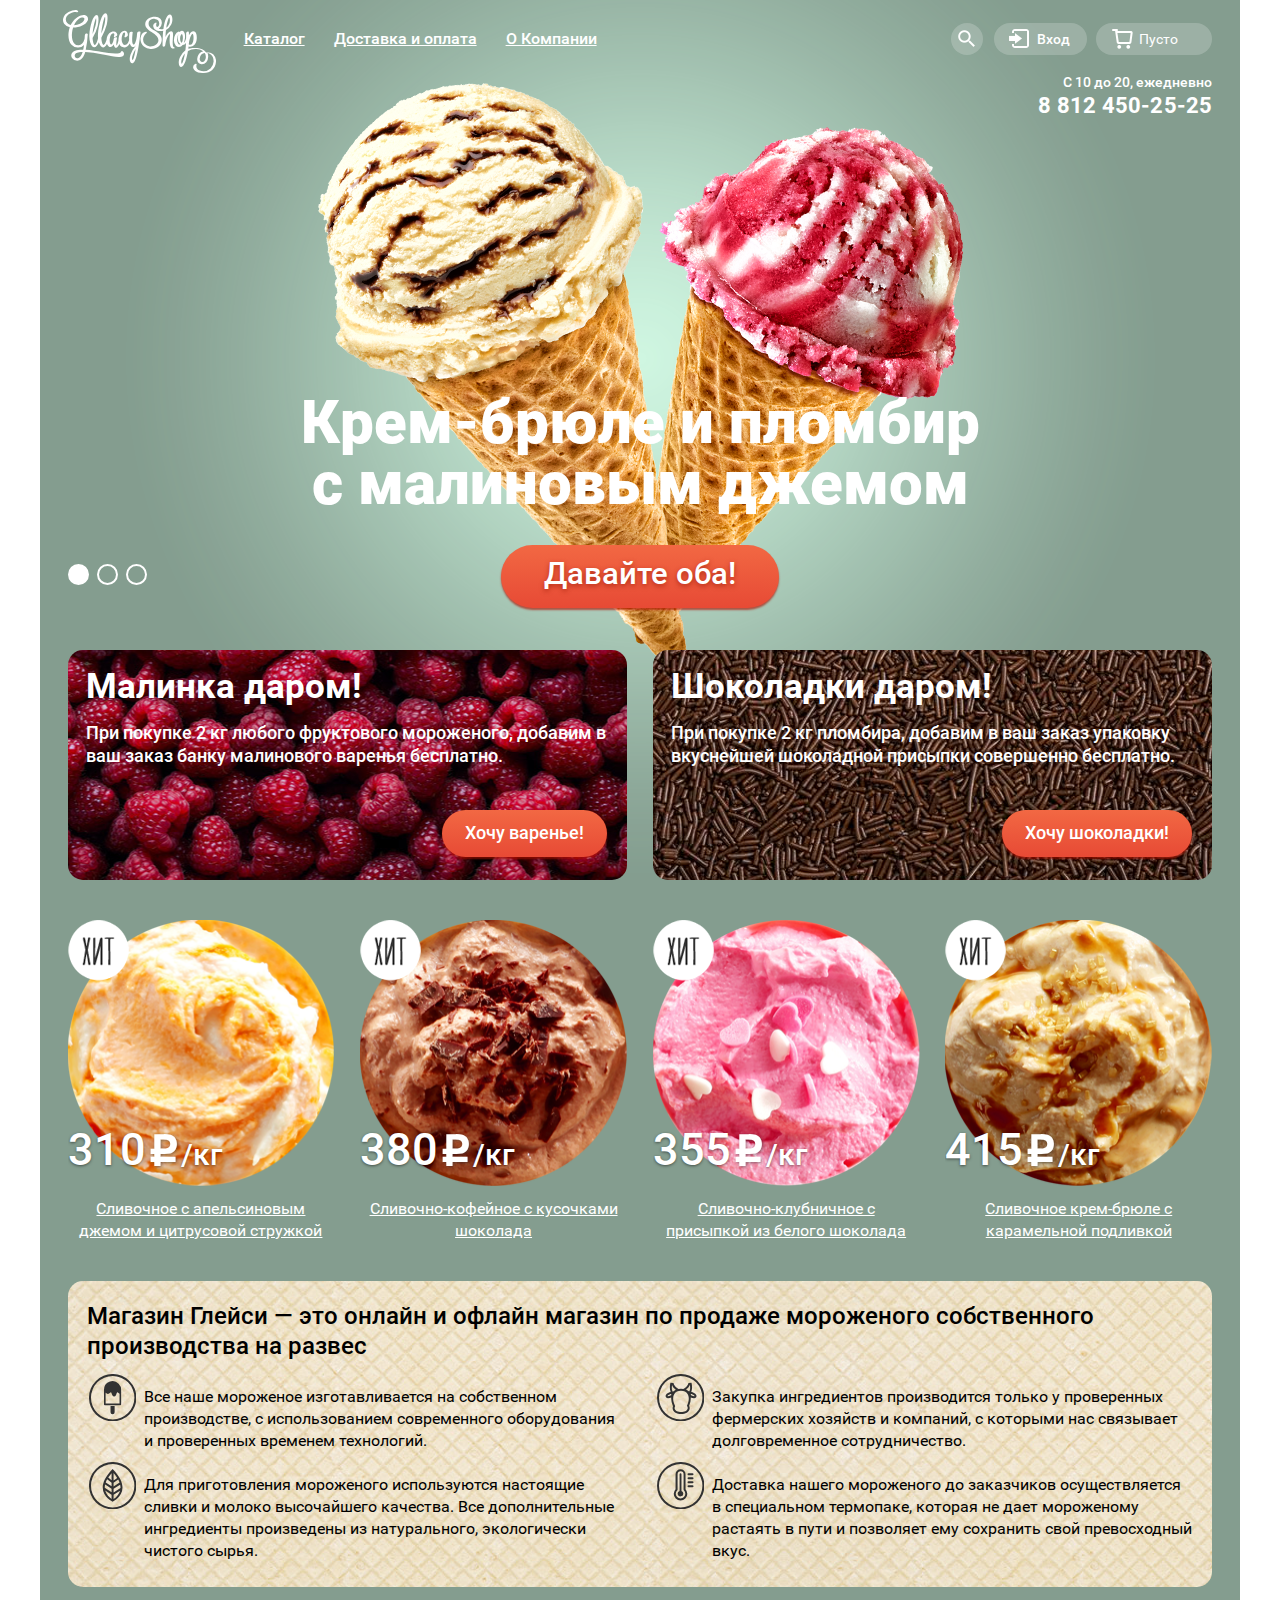
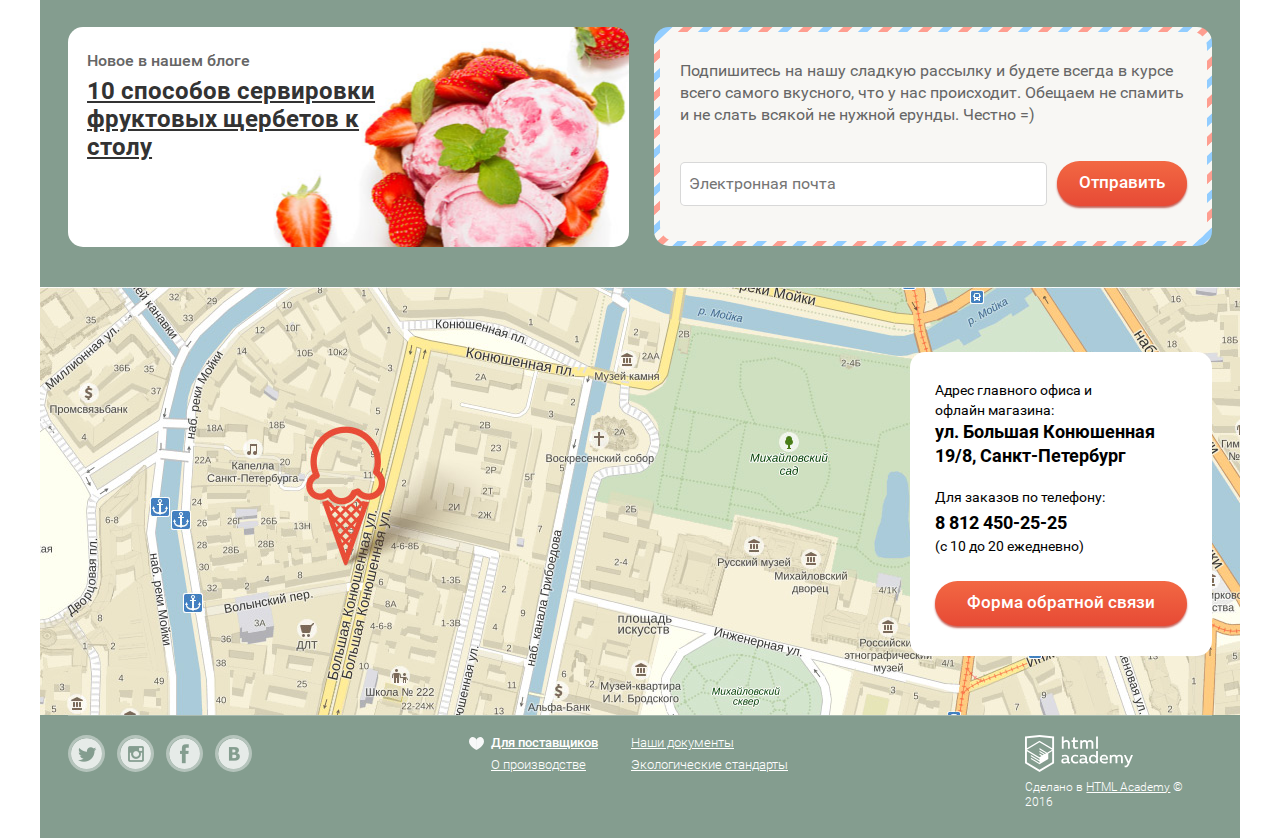
<file: index.html>
<!DOCTYPE html>
<html>
<head>
	<title>Gllacy - главная</title>
	<meta charset="utf-8">
	<link rel="stylesheet" href="css/normalize.css">
	<link rel="stylesheet" href="css/style.css">
</head>
<body>
	<input type="radio" id="btn-1" name="toggle" checked>
	<input type="radio" id="btn-2" name="toggle">
	<input type="radio" id="btn-3" name="toggle">

	<div class="site-wrapper">
		<header>
			<div class="header-layout-column-left">
				<div class="header-logo">
					<img src="img/header_logo.svg" width="153" height="63" alt="logo">
				</div>

				<ul class="header-menu">
					<li><a href="catalog.html">Каталог</a>
						<div class="header-sub-menu-wrapper">
							<ul class="header-sub-menu">
								<li><a class="header-sub-menu-new" href="#">Новинки</a></li>
								<li><a href="#">Сливочное</a></li>
								<li><a href="#">Щербеты</a></li>
								<li><a href="#">Фруктовый лед</a></li>
								<li><a href="#">Мелорин</a></li>
							</ul>
						</div>
					</li>

					<li><a href="#price">Доставка и оплата</a></li>
					<li><a href="#info">О Компании</a></li>
				</ul>
			</div>

			<div class="header-layout-column-right">
				<div class="header-search">
					<a class="header-search-link" href="#search">Поиск</a>

					<div class="search-field-wrapper">
						<div class="search-field">
							<form action="https://echo.htmlacademy.ru" method="get">
								<input type="text" name="search" placeholder="Что ищем?" required>
							</form>
						</div>
					</div>
				</div>

				<div class="header-login">
					<a class="header-login-link" href="#login">Вход</a>

					<div class="login-field-wrapper">
						<div class="login-field">
							<form action="https://echo.htmlacademy.ru" method="post">
								<input type="email" name="email" placeholder="Электронная почта" required>

								<input type="password" name="pass" placeholder="Пароль" required>

								<input type="submit" value="Войти" name="submit_button">

								<a href="#">Забыли пароль?</a>

								<a href="#">Новая регистрация</a>
							</form>
						</div>
					</div>
				</div>

				<div class="header-cart">
					<a class="header-cart-link" href="#cart">Пусто</a>

					<div class="cart-field-wrapper">
						<div class="cart-field">
							<table class="cart-table">
								<tr>
									<td><a class="item-delete" title="Удалить"></a></td>
									<td><img src="img/orange.png" width="33" height="33" alt="orange"></td>
									<td>Пломбир с апельсиновым джемом</td>
									<td>1,5 кг<span> x 200 руб.</span></td>
									<td>300 руб.</td>
								</tr>

								<tr>
									<td><a class="item-delete" title="Удалить"></a></td>
									<td><img src="img/strawberry.png" width="33" height="33" alt="strawberry"></td>
									<td>Клубничный пломбир с присыпкой из белого шоколада</td>
									<td>1,5 кг<span> x 300 руб.</span></td>
									<td>450 руб.</td>
								</tr>
							</table>

							<div class="cart-field-price-wrapper">
								<p class="cart-field-price">Итого: 750 руб.</p>
							</div>

							<a class="cart-field-button button" href="#make_order">Оформить заказ</a>
						</div>
					</div>
				</div>
			</div>
		</header>

		<main>
			<div class="info">
				<div class="schedule">С 10 до 20, ежедневно</div>

				<a class="tel" href="tel:+78124502525">8 812 450-25-25</a>
			</div>

			<div class="slider">
				<div class="slider-controls">
					<label for="btn-1"></label>
					<label for="btn-2"></label>
					<label for="btn-3"></label>
				</div>

				<div class="slide" id="slide-1">
					<div class="slider-title">Крем-брюле и пломбир с малиновым джемом</div>
					<a class="slider-button button" href="#1">Давайте оба!</a>
				</div>

				<div class="slide" id="slide-2">
					<div class="slider-title">Шоколадный пломбир и лимонный сорбет</div>
					<a class="slider-button button" href="#1">Давайте оба!</a>
				</div>

				<div class="slide" id="slide-3">
					<div class="slider-title">Пломбир с помадкой и клубничный щербет</div>
					<a class="slider-button button" href="#1">Давайте оба!</a>
				</div>
			</div>

			<div class="banner-wrapper">
				<div class="banner-left">
					<b>Малинка даром!</b>

					<p>При покупке 2 кг любого фруктового мороженого, добавим в ваш заказ банку малинового варенья бесплатно.</p>

					<a class="banner-button button" href="#1">Хочу варенье!</a>
				</div>

				<div class="banner-right">
					<b>Шоколадки даром!</b>

					<p>При покупке 2 кг пломбира, добавим в ваш заказ упаковку вкуснейшей шоколадной присыпки совершенно бесплатно.</p>

					<a class="banner-button button" href="#1">Хочу шоколадки!</a>
				</div>
			</div>

			<ul class="products">
				<li>
					<div class="products-image products-hit">
						<img class="products-photo" src="img/orange.png" width="267" height="267" alt="orange">

						<p class="products-price">
							<span>310<img src="img/rub_icon.svg" width="32" height="37" alt="rub"></span>/кг
						</p>
					</div>

					<a class="products-title" href="#1">Сливочное с апельсиновым джемом и цитрусовой стружкой</a>
				</li>

				<li>
					<div class="products-image products-hit">
						<img class="products-photo" src="img/coffee.png" width="267" height="267" alt="coffee">

						<p class="products-price"><span>380<img src="img/rub_icon.svg" width="32" height="37" alt="rub"></span>/кг</p>
					</div>

					<a class="products-title" href="#1">Сливочно-кофейное с кусочками шоколада</a>
				</li>

				<li>
					<div class="products-image products-hit">
						<img class="products-photo" src="img/strawberry.png" width="267" height="267" alt="strawberry">

						<p class="products-price"><span>355<img src="img/rub_icon.svg" width="32" height="37" alt="rub"></span>/кг</p>
					</div>

					<a class="products-title" href="#1">Сливочно-клубничное с присыпкой из белого шоколада</a>
				</li>

				<li>
					<div class="products-image products-hit">
						<img class="products-photo" src="img/caramel.png" width="267" height="267" alt="caramel">

						<p class="products-price"><span>415<img src="img/rub_icon.svg" width="32" height="37" alt="rub"></span>/кг</p>
					</div>

					<a class="products-title" href="#1">Сливочное крем-брюле с карамельной подливкой</a>
				</li>
			</ul>

			<div class="seo">
				<h1>Магазин Глейси — это онлайн и офлайн магазин по продаже мороженого собственного производства на развес</h1>

				<div class="seo-top">
					<p class="seo-paragraph">Все наше мороженое изготавливается на собственном производстве, с использованием современного оборудования и проверенных временем технологий.</p>

					<p class="seo-paragraph">Закупка ингредиентов  производится только у проверенных фермерских хозяйств и компаний, с которыми нас связывает долговременное сотрудничество.</p>	          
				</div>

				<div class="seo-bottom">
					<p class="seo-paragraph">Для приготовления мороженого используются настоящие сливки и молоко высочайшего качества. Все дополнительные ингредиенты произведены из натурального, экологически чистого сырья.</p>

					<p class="seo-paragraph">Доставка нашего мороженого до заказчиков осуществляется в специальном термопаке, которая не дает мороженому растаять в пути и позволяет ему сохранить свой превосходный вкус.</p>
				</div>
			</div>

			<div class="subscribe-and-news-wrapper">
				<div class="blog-news">
					<p>Новое в нашем блоге</p>

					<a href="#blog_news">10 способов сервировки фруктовых щербетов к столу</a>
				</div>

				<div class="subscribe-wrapper">
					<div class="subscribe">
						<p>Подпишитесь на нашу сладкую рассылку и будете всегда в курсе всего самого вкусного, что у нас происходит. Обещаем не спамить и не слать всякой не нужной ерунды. Честно =)</p>

						<div class="subscribe-form">
							<form action="" method="post">
								<input type="email" id="email" placeholder="Электронная почта"  required>
								<input type="submit" value="Отправить" name="subscribe">
							</form>
						</div>
					</div>
				</div>
			</div>

		</main>

		<div class="contacts">
			<div class="contacts-map" id="ya-map"></div>

			<div class="contacts-info">
				<p>Адрес главного офиса и<br> офлайн магазина:</p>

				<p><b>ул. Большая Конюшенная 19/8, Санкт-Петербург</b></p>

				<p>Для заказов по телефону:</p>

				<a class="contacts-tel" href="tel:+78124502525">8 812 450-25-25</a>

				<p>(с 10 до 20 ежедневно)</p>

				<a class="contacts-info-button button" href="feedback_form.html">Форма обратной связи</a>

				<div class="feedback-form-overlay"></div>

				<div class="feedback-form">
					<form action="https://echo.htmlacademy.ru" method="post">
						<button class="feedback-form-close" type="button" title="Закрыть"></button>

						<p>Мы обязательно вам ответим!</p>

						<input type="text" name="username" placeholder="Как вас зовут?" >

						<input type="email" name="email" placeholder="Ваша почта для ответа?" >

						<textarea name="comment" placeholder="Напишите что-нибудь..." ></textarea>

						<input type="submit" value="Отправить" name="send_form">
					</form>
				</div>
			</div>
		</div>

		<footer>
			<ul class="footer-social">
				<li><a class="icon icon-twit" href="#twitter">twitter</a></li>
				<li><a class="icon icon-inst" href="#instagram">instagram</a></li>
				<li><a class="icon icon-fb" href="#facebook">facebook</a></li>
				<li><a class="icon icon-vk" href="#vkontakte">vkontakte</a></li>
			</ul>

			<div class="footer-sub-menu">
				<div class="sub-menu-left">
					<a class="sub-menu-marked" href="#1">Для поставщиков</a>

					<a href="#1">О производстве</a>
				</div>

				<div class="sub-menu-right">
					<a href="#1">Наши документы</a>

					<a href="#1">Экологические стандарты</a>
				</div>
			</div>

			<div class="footer-developer">
				<img src="img/developer_logo.svg" width="108" height="37" alt="dev_logo">

				<p>Сделано в <a href="https://htmlacademy.ru/">HTML Academy</a> &#169; 2016</p>
			</div>
		</footer>
	</div>

</body>
</html>
</file>
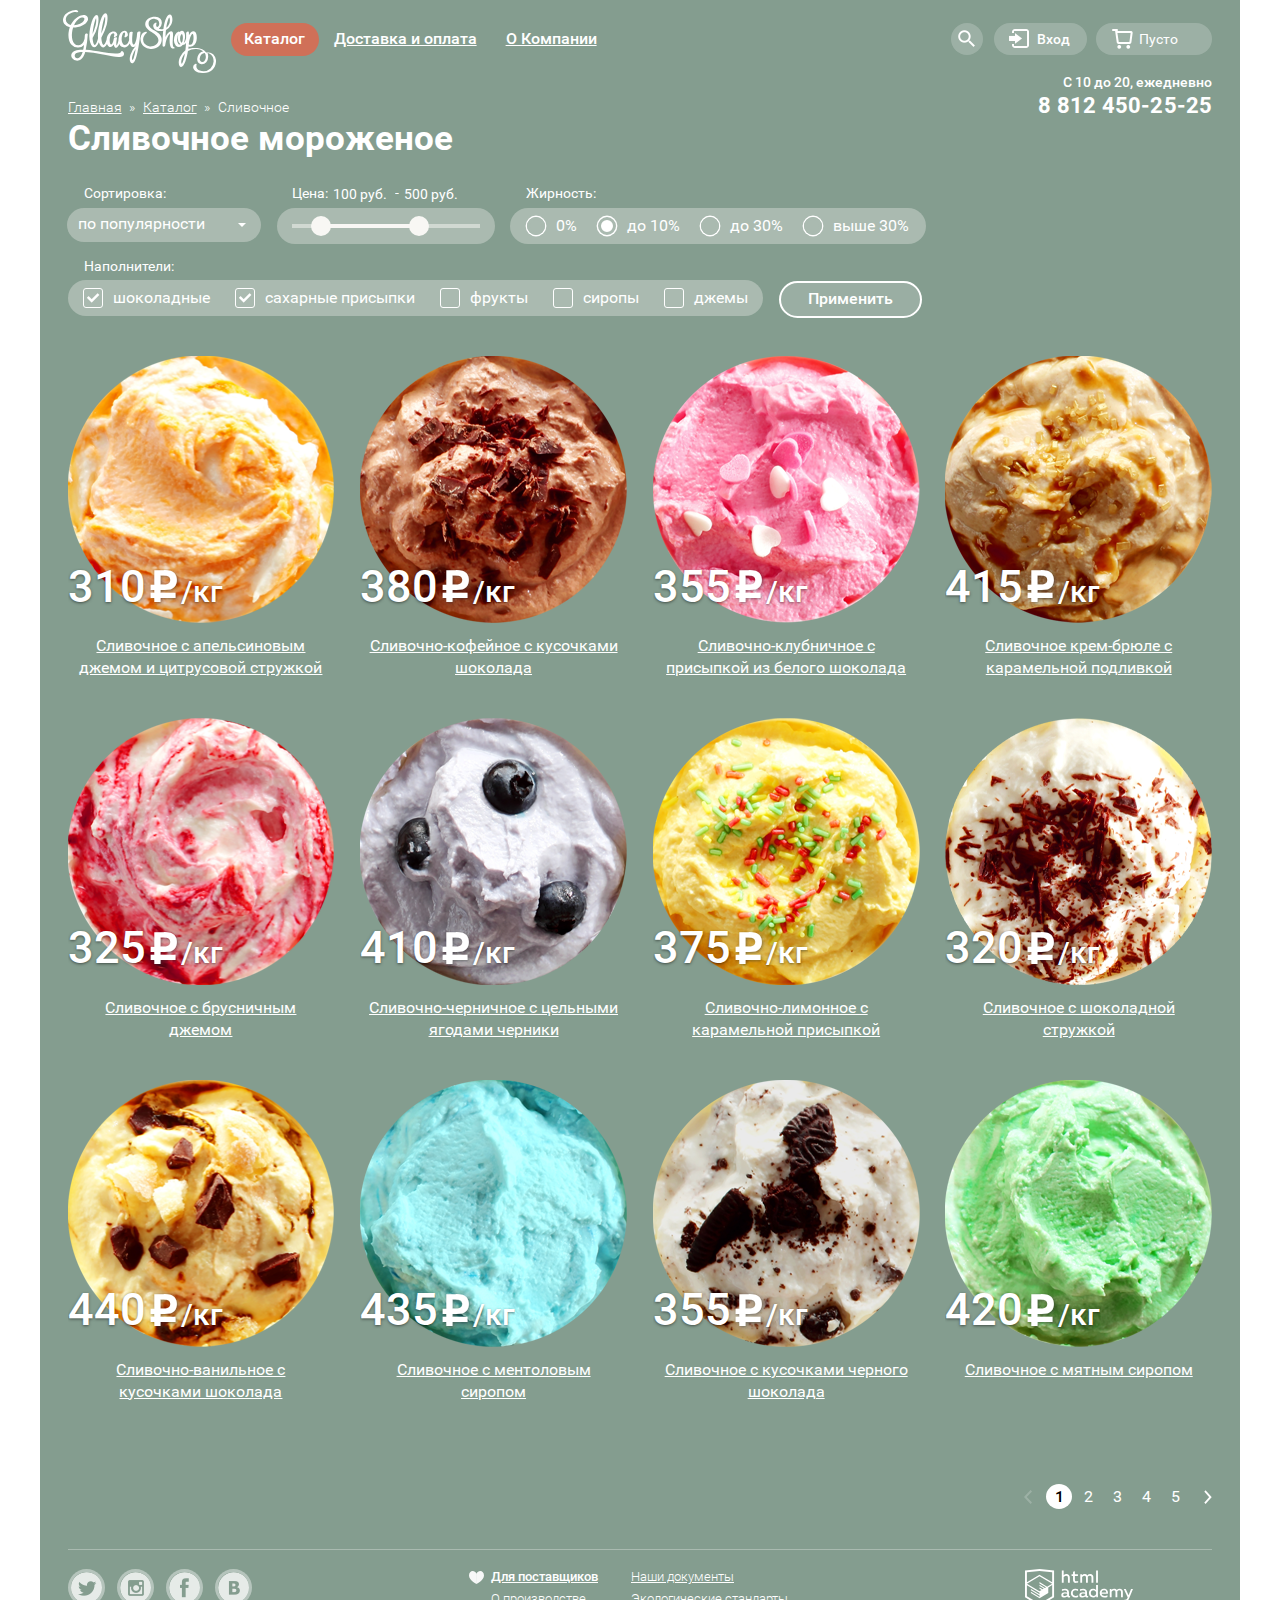
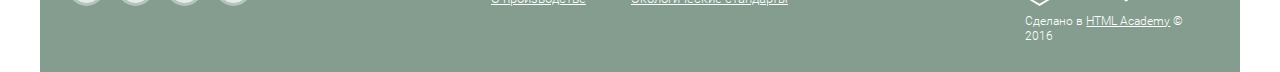
<file: catalog.html>
<!DOCTYPE html>
<html>
<head>
 <title>Gllacy - каталог</title>
 <meta charset="utf-8">
 <link rel="stylesheet" href="css/normalize.css">
 <link rel="stylesheet" href="css/style.css"> 
</head>
<body>
  <header>
    <div class="header-layout-column-left">
      <div class="header-logo">
        <a href="index.html">
          <img src="img/header_logo.svg" width="153" height="63" alt="logo">
        </a>
      </div>
      
      <ul class="header-menu">
        <li class="header-menu-active"><a href="catalog.html#shop">Каталог</a>
          <div class="header-sub-menu-wrapper">
            <ul class="header-sub-menu">
              <li><a class="header-sub-menu-new" href="catalog.html#1">Новинки</a></li>
              <li><a class="header-sub-menu-active">Сливочное</a></li>
              <li><a href="catalog.html#1">Щербеты</a></li>
              <li><a href="catalog.html#1">Фруктовый лед</a></li>
              <li><a href="catalog.html#1">Мелорин</a></li>
            </ul>
          </div>
        </li>

        <li><a href="catalog.html#price">Доставка и оплата</a></li>
        <li><a href="catalog.html#info">О Компании</a></li>
      </ul>
    </div>

    <div class="header-layout-column-right">
      <div class="header-search">
        <a class="header-search-link" href="catalog.html#search">Поиск</a>

        <div class="search-field-wrapper">
          <div class="search-field">
            <form action="https://echo.htmlacademy.ru" method="post">
              <input type="text" name="search" placeholder="Что ищем?" required>
            </form>
          </div>
        </div>
      </div>

      <div class="header-login">
        <a class="header-login-link" href="catalog.html#login">Вход</a>

        <div class="login-field-wrapper">
          <div class="login-field">
            <form action="https://echo.htmlacademy.ru" method="post">
              <input type="email" name="email" placeholder="Электронная почта" required>
              
              <input type="password" name="pass" placeholder="Пароль" required>
              
              <input type="submit" value="Войти" name="submit_button">

              <a href="catalog.html#">Забыли пароль?</a>

              <a href="catalog.html#">Новая регистрация</a>
            </form>
          </div>
        </div>
      </div>

      <div class="header-cart">
        <a class="header-cart-link" href="catalog.html#cart">Пусто</a>

        <div class="cart-field-wrapper">
          <div class="cart-field">
            <table class="cart-table">
              <tr>
                <td><a class="item-delete" title="Удалить"></a></td>
                <td><img src="img/orange.png" width="33" height="33" alt="orange"></td>
                <td>Пломбир с апельсиновым джемом</td>
                <td>1,5 кг<span> x 200 руб.</span></td>
                <td>300 руб.</td>
              </tr>

              <tr>
                <td><a class="item-delete" title="Удалить"></a></td>
                <td><img src="img/strawberry.png" width="33" height="33" alt="strawberry"></td>
                <td>Клубничный пломбир с присыпкой из белого шоколада</td>
                <td>1,5 кг<span> x 300 руб.</span></td>
                <td>450 руб.</td>
              </tr>
            </table>
            
            <div class="cart-field-price-wrapper">
              <p class="cart-field-price">Итого: 750 руб.</p> 
            </div>         

            <a class="cart-field-button button" href="catalog.html#make_order">Оформить заказ</a>
          </div>
        </div>
      </div>
    </div>      
  </header>

  <main>    
    <div class="info">
      <div class="schedule">С 10 до 20, ежедневно</div>
      <a class="tel" href="tel:+78124502525">8 812 450-25-25</a>
    </div>

    <ul class="breadcrumbs">
      <li><a href="index.html">Главная</a></li>
      <li><a href="catalog.html#catalog">Каталог</a></li>
      <li><a class="breadcrumbs-active">Сливочное</a></li>
    </ul>

    <h2 class="catalog-title">Сливочное мороженое</h2>

    <form class="filter-form" action="https://echo.htmlacademy.ru" method="post">        
      <div class="filter-type-wrapper">
        <div class="filter-type-name">Сортировка:</div>

        <div class="filter-type-container">
          <select class="filter-type" name="filter-type">
            <option value="popular">по популярности</option>
            <option value="cheap_first">сначала недорогие</option>
            <option value="exp_first">сначала дорогие</option>
            <option value="fatness">по жирности</option>
          </select>
        </div>
      </div>

      <div class="range-filter">
        <div class="price-controls">
          <span>Цена:</span><input class="min-price" type="text" value="100 руб.">

          <span>-</span><input class="max-price" type="text" value="500 руб.">
        </div>

        <div class="range-controls">
          <div class="scale">
            <div class="bar"></div>
          </div>
          <div class="toggle min-toggle"></div>
          <div class="toggle max-toggle"></div>
        </div>
      </div>

      <div class="fatness-filter-wrapper">
        <div class="fatness-filter-name">Жирность:</div>

        <div class="fatness-filter">
          <input type="radio" id="btn-4" value="0%" name="fatness">
          <label for="btn-4">0%</label>

          <input type="radio" id="btn-5" value="10%" name="fatness" checked>
          <label for="btn-5">до 10%</label>

          <input type="radio" id="btn-6" value="30%" name="fatness">
          <label for="btn-6">до 30%</label>

          <input type="radio" id="btn-7" value=">30%" name="fatness">
          <label for="btn-7">выше 30%</label>
        </div>
      </div>

      <div class="fillings-filter-wrapper">
        <div class="fillings-filter-name">Наполнители:</div>

        <div class="fillings-filter">
          <input type="checkbox" id="btn-8" name="choco" checked>
          <label for="btn-8">шоколадные</label>

          <input type="checkbox" id="btn-9" name="powder" checked>
          <label for="btn-9">сахарные присыпки</label>

          <input type="checkbox" id="btn-10" name="fruits">
          <label for="btn-10">фрукты</label>

          <input type="checkbox" id="btn-11" name="syrup">
          <label for="btn-11">сиропы</label>

          <input type="checkbox" id="btn-12" name="jam">
          <label for="btn-12">джемы</label>            
        </div>   
      </div>    

      <input type="submit" value="Применить" name="filter-button">
    </form>      

    <ul class="products">
      <li>
        <div class="products-image">
          <img class="products-photo" src="img/orange.png" width="267" height="267" alt="orange">

          <p class="products-price"><span>310<img src="img/rub_icon.svg" width="32" height="37" alt="rub"></span>/кг</p>
        </div>

        <a class="products-title" href="catalog.html#1">Сливочное с апельсиновым джемом и цитрусовой стружкой</a>

        <a class="products-view-button button" href="catalog.html#1">Быстрый просмотр</a>

        <div class="products-background"></div>       
      </li>

      <li>
        <div class="products-image">
          <img class="products-photo" src="img/coffee.png" width="267" height="267" alt="coffee">

          <p class="products-price"><span>380<img src="img/rub_icon.svg" width="32" height="37" alt="rub"></span>/кг</p>
        </div>

        <a class="products-title" href="catalog.html#1">Сливочно-кофейное с кусочками шоколада</a>

        <a class="products-view-button button" href="catalog.html#1">Быстрый просмотр</a>

        <div class="products-background"></div>          
      </li>


      <li>
        <div class="products-image">
          <img class="products-photo" src="img/strawberry.png" width="267" height="267" alt="strawberry">

          <p class="products-price"><span>355<img src="img/rub_icon.svg" width="32" height="37" alt="rub"></span>/кг</p>
        </div>

        <a class="products-title" href="catalog.html#1">Сливочно-клубничное с присыпкой из белого шоколада</a>

        <a class="products-view-button button" href="catalog.html#1">Быстрый просмотр</a>

        <div class="products-background"></div>
      </li>

      <li>
        <div class="products-image">
          <img class="products-photo" src="img/caramel.png" width="267" height="267" alt="caramel">

          <p class="products-price"><span>415<img src="img/rub_icon.svg" width="32" height="37" alt="rub"></span>/кг</p>
        </div>

        <a class="products-title" href="catalog.html#1">Сливочное крем-брюле с карамельной подливкой</a>          

        <a class="products-view-button button" href="catalog.html#1">Быстрый просмотр</a>

        <div class="products-background"></div>
      </li>

      <li>
        <div class="products-image">
          <img class="products-photo" src="img/cowberry.png" width="267" height="267" alt="caramel">

          <p class="products-price"><span>325<img src="img/rub_icon.svg" width="32" height="37" alt="rub"></span>/кг</p>
        </div>

        <a class="products-title" href="catalog.html#1">Сливочное с брусничным джемом</a>

        <a class="products-view-button button" href="catalog.html#1">Быстрый просмотр</a>

        <div class="products-background"></div>
      </li>

      <li>
        <div class="products-image">
          <img class="products-photo" src="img/blueberry.png" width="267" height="267" alt="caramel">

          <p class="products-price"><span>410<img src="img/rub_icon.svg" width="32" height="37" alt="rub"></span>/кг</p>
        </div>

        <a class="products-title" href="catalog.html#1">Сливочно-черничное с цельными ягодами черники</a>          

        <a class="products-view-button button" href="catalog.html#1">Быстрый просмотр</a>

        <div class="products-background"></div>
      </li>

      <li>
        <div class="products-image">
          <img class="products-photo" src="img/lemon.png" width="267" height="267" alt="caramel">

          <p class="products-price"><span>375<img src="img/rub_icon.svg" width="32" height="37" alt="rub"></span>/кг</p>
        </div>

        <a class="products-title" href="catalog.html#1">Сливочно-лимонное с карамельной присыпкой</a>

        <a class="products-view-button button" href="catalog.html#1">Быстрый просмотр</a>

        <div class="products-background"></div>
      </li>

      <li>
        <div class="products-image">
          <img class="products-photo" src="img/choco.png" width="267" height="267" alt="caramel">

          <p class="products-price"><span>320<img src="img/rub_icon.svg" width="32" height="37" alt="rub"></span>/кг</p>
        </div>

        <a class="products-title" href="catalog.html#1">Сливочное с шоколадной стружкой</a>

        <a class="products-view-button button" href="catalog.html#1">Быстрый просмотр</a>

        <div class="products-background"></div>
      </li>

      <li>
        <div class="products-image">
          <img class="products-photo" src="img/vanilla.png" width="267" height="267" alt="caramel">

          <p class="products-price"><span>440<img src="img/rub_icon.svg" width="32" height="37" alt="rub"></span>/кг</p>
        </div>

        <a class="products-title" href="catalog.html#1">Сливочно-ванильное с кусочками шоколада</a>

        <a class="products-view-button button" href="catalog.html#1">Быстрый просмотр</a>

        <div class="products-background"></div>
      </li>

      <li>
        <div class="products-image">
          <img class="products-photo" src="img/menthol.png" width="267" height="267" alt="caramel">

          <p class="products-price"><span>435<img src="img/rub_icon.svg" width="32" height="37" alt="rub"></span>/кг</p>
        </div>

        <a class="products-title" href="catalog.html#1">Сливочноe с ментоловым сиропом</a>

        <a class="products-view-button button" href="catalog.html#1">Быстрый просмотр</a>

        <div class="products-background"></div>
      </li>

      <li>
        <div class="products-image">
          <img class="products-photo" src="img/black_choco.png" width="267" height="267" alt="caramel">

          <p class="products-price"><span>355<img src="img/rub_icon.svg" width="32" height="37" alt="rub"></span>/кг</p>
        </div>

        <a class="products-title" href="catalog.html#1">Сливочное с кусочками черного шоколада</a>

        <a class="products-view-button button" href="catalog.html#1">Быстрый просмотр</a>

        <div class="products-background"></div>
      </li>

      <li>
        <div class="products-image">
          <img class="products-photo" src="img/mint.png" width="267" height="267" alt="caramel">

          <p class="products-price"><span>420<img src="img/rub_icon.svg" width="32" height="37" alt="rub"></span>/кг</p>
        </div>

        <a class="products-title" href="catalog.html#1">Сливочное с мятным сиропом</a>

        <a class="products-view-button button" href="catalog.html#1">Быстрый просмотр</a>

        <div class="products-background"></div>
      </li>          
    </ul>
    
    <ul class="paginator">
      <li><a class="prev disabled" href="catalog.html#prev">
        <img src="img/prev_icon.svg" width="8" height="14" alt="prev">назад</a>
      </li>
      <li><a class="page active" href="catalog.html#1">1</a></li>
      <li><a class="page" href="catalog.html#2">2</a></li>
      <li><a class="page" href="catalog.html#3">3</a></li>
      <li><a class="page" href="catalog.html#4">4</a></li>
      <li><a class="page" href="catalog.html#5">5</a></li>
      <li><a class="next" href="catalog.html#next">
        <img src="img/next_icon.png" width="8" height="14" alt="next">вперед</a>
      </li>
    </ul>
  </main>

  <footer>
    <ul class="footer-social">
      <li><a class="icon icon-twit" href="catalog.html#twitter">twitter</a></li>
      <li><a class="icon icon-inst" href="catalog.html#instagram">instagram</a></li>
      <li><a class="icon icon-fb" href="catalog.html#facebook">facebook</a></li>
      <li><a class="icon icon-vk" href="catalog.html#vkontakte">vkontakte</a></li>
    </ul>

    <div class="footer-sub-menu">
      <div class="sub-menu-left">
        <a class="sub-menu-marked" href="catalog.html#1">Для поставщиков</a>

        <a href="catalog.html#1">О производстве</a>
      </div>

      <div class="sub-menu-right">
        <a href="catalog.html#1">Наши документы</a>

        <a href="catalog.html#1">Экологические стандарты</a>
      </div>       
    </div>

    <div class="footer-developer">
      <img src="img/developer_logo.svg" width="108" height="37" alt="dev_logo">

      <p>Сделано в <a href="https://htmlacademy.ru/">HTML Academy</a> &#169; 2016</p>
    </div>    
  </footer>
</body>
</html>
</file>
<file: css/style.css>
@font-face {
    font-family: 'roboto';
    src: url('../fonts/roboto/Roboto-Light.ttf') format('truetype');
    font-weight: 300;
    font-style: normal;
}

@font-face {
    font-family: 'roboto';
    src: url('../fonts/roboto/Roboto-Regular.ttf') format('truetype');
    font-weight: normal;
    font-style: normal;
}

@font-face {
    font-family: 'roboto';    
    src: url('../fonts/roboto/Roboto-Medium.ttf') format('truetype');
    font-weight: 500;
    font-style: normal;
}

@font-face {
    font-family: 'roboto';
    src: url('../fonts/roboto/Roboto-Bold.ttf') format('truetype');
    font-weight: bold;
    font-style: normal;
}

@font-face {
    font-family: 'roboto';    
    src: url('../fonts/roboto/Roboto-Black.ttf') format('truetype');
    font-weight: 800;
    font-style: normal;
}

html, body {    
    margin: 0 auto;
    padding: 0;
    background: #ffffff;
}

body {
    max-width: 1200px;
    min-width: 900px;
    color: #ffffff;
    background-color: #849d8f;
    font-size: 16px;
    line-height: normal;
    font-family: roboto, Arial, sans-serif;
    font-weight: normal;
}

.site-wrapper {
    min-width: 900px;    
    background-repeat: no-repeat;
    background-position: top center;
}

.site-wrapper::before,
.site-wrapper::after {
    content: '';
    visibility: hidden;
}

.site-wrapper::before,
.site-wrapper::after {
    background-image: url('../img/background-1.png');
}

.site-wrapper::after {
    background-image: url('../img/background-2.png');
}

header,
main,
footer {
    width: auto;
    padding-left: 2.3%;
    padding-right: 2.3%;
}

header {
    padding-top: 5px; 
}

header::after,
main::after,
footer::after {
    content: '';
    display: table;
    clear: both;
}

main {
    position: relative;
    border-top: 1px solid transparent;
}

footer {
    position: relative;
    padding-top: 20px;
    padding-bottom: 15px;
    text-align: center;
}

footer::before{  
    content: '';
    position: absolute;
    top: 0;
    left: 2.3%;
    right: 2.3%;
    border-top: 1px solid #ffffff;
    opacity: 0.3;
}

h1 {
    font-size: 24px;
    font-weight: 500;
    line-height: 30px;
}

a:link,
a:visited {
    color: #ffffff;
}

img {
    max-height: 100%;
    height: auto;
}

.button,
input[type="submit"] {     
    margin-bottom: 5px;   
    border: none;
    border-radius: 40px;
    font-weight: 500;
    text-align: center;
    text-decoration: none;    
    background-color: #ed5a3d;
    background-image: linear-gradient(to bottom, #f26843 0%, #e74a35 100%);
    box-shadow: 0 2px 2px 0px rgba(172, 16, 0, 0.64);
    outline: none;
    word-wrap: break-word;
}

.button:hover,
input[type="submit"]:hover {
    background-image: linear-gradient(to bottom, #f58669 0%, #ec6f5e 100%);
    box-shadow: 0 2px 2px rgba(172, 16, 0, 1);
}

.button:active,
input[type="submit"]:active {
    background-image: linear-gradient(to bottom, #d84732 0%, #e1613e 100%);
    box-shadow: inset 0 2px 2px rgba(172, 16, 0, 1);
}

input[type="text"]:hover,
input[type="email"]:hover,
input[type="password"]:hover,
textarea:hover {
    box-shadow: 0 0 0 1px rgba(154, 154, 154, 0.5);
    border-color: rgba(154, 154, 154, 0.5);
}

input[type="text"]:focus,
input[type="email"]:focus,
input[type="password"]:focus,
textarea:focus {
    box-shadow: 0 0 0 1px rgba(46, 136, 228, 0.5);
    border-color: rgba(46, 136, 228, 0.5);
}

.header-layout-column-left {
    float: left;
    font-size: 0;
}

.header-layout-column-right {
    float: right;
    margin-top: 18px;
    font-size: 0;
}

.header-layout-column-left::after,
.header-layout-column-right::after {
    content: '';
    display: table;
    clear: both;
}

.header-logo {
    float: left;
    margin-top: 5px;
    margin-left: -5px;
    margin-right: 15px;
}
 
.header-menu {    
    float: left;
    margin: 0;
    margin-top: 18px;     
    padding: 0;
    list-style: none;
}

.header-menu > li {
    position: relative;
    display: inline-block;    
    margin-right: 2px;
    vertical-align: top;
}

.header-menu > li > a {
    display: block;
    position: relative;
    max-width: 190px;   
    padding: 6px 13px;
    padding-right: 14px;
    font-size: 16px;
    line-height: 1.3;  
    font-weight: 500;
    word-wrap: break-word;    
}

.header-menu > li:hover {
    background: #f7f6f3;
    border-radius: 20px;    
}

.header-menu > li:active {
    background: #ededed;
    box-shadow: inset 0 2px 1px rgba(105, 105, 105, 1);   
}

.header-menu > li:hover > a {
    color: #000000;
    text-decoration: none;
}

.header-menu-active {    
    background: #d07058;
    border-radius: 20px;
}

.header-menu-active > a {
    text-decoration: none;
}

.header-menu > li:hover .header-sub-menu-wrapper{
    display: block;
}

.header-sub-menu-wrapper {
    display: none;
    position: absolute;
    padding: 0;
    left: -5px;
    padding-top: 5px;
    z-index: 1;
}

.header-sub-menu {  
    margin: 0;
    padding: 1px 0;
    list-style: none;
    z-index: 2;
    background: #f8f7f4;
    border-radius: 5px;
    box-shadow: 0 19px 25px 0px rgba(0, 0, 0, 0.4);
}

.header-sub-menu a,
.header-sub-menu-active {
    display: block;
    max-width: 250px;
    min-width: 103px;
    min-height: 28px;  
    margin-top: 4px;
    margin-bottom: 4px; 
    padding-left: 20px;
    padding-right: 20px;
    color: #000000;
    font-size: 14px;
    font-weight: normal;
    line-height: 28px;
    text-decoration: none;
}

.header-sub-menu a:hover {
    background: #fbded7;
}

.header-sub-menu a:active {
    background: #f6b5a5;
}

li .header-sub-menu-new {
    position: relative;
    margin-bottom: 10px;
    font-weight: bold;
}

.header-sub-menu-new::after {
    position: absolute;
    bottom: -6px;
    left: 4%;
    content: '';
    width: 90%;
    height: 1px;
    background: #000000;
    background-color: rgba(0, 0, 0, 0.2);
}

li .header-sub-menu-active {
    pointer-events: none;
    cursor: default;
    background-color: #d07058;
    color: #ffffff;
}

.header-search {
    float: left;
    position: relative;
    margin-right: 11px;
}

.header-search::before {
    position: absolute;
    top: 5px;
    left: 5px;
    content: '';
    display: block;
    width: 22px;
    height: 22px;
    background-color: red;
    background: url('../img/sprite.png') no-repeat -8px -303px;
}

.header-search:hover::before {
    background: url('../img/sprite.png') no-repeat -8px -340px;
}

.header-search-link {
    display: block;
    width: 32px;
    height: 32px;
    font-size: 0;
    background-color: rgba(255, 255, 255, 0.2);
    border-radius: 50%;
}

.header-search:hover .header-search-link {
    background: #f8f7f4;
}

.header-search:hover .search-field-wrapper{
    display: block;
}

.search-field-wrapper {
    display: none;
    position: absolute;
    right: 0px;
    padding-top: 4px;
    z-index: 1;
}

.search-field{
    width: 311px;
    max-height: 69px;
    padding: 15px 15px;
    padding-left: 16px;
    background: #f8f7f4;
    border-radius: 5px;
    box-shadow: 0 19px 25px 0px rgba(0, 0, 0, 0.4);
    z-index: 2;
}

.search-field input[type="text"] {
    box-sizing: border-box;
    width: 100%;
    min-height: 39px;
    padding: 6px 0;
    padding-left: 11px;
    color: #000000;
    border: 1px solid rgba(178, 178, 178, 0.5);
    border-radius: 5px;
    font-size: 14px;
    line-height: 24.3px;
    outline: none;
}

.header-login {
    float: left;
    position: relative;
    margin-right: 9px;
}

.header-login::before {
    position: absolute;
    top: 4px;
    left: 15px;
    content: '';
    display: block;
    width: 25px;
    height: 25px;
    background: url('../img/sprite.png') no-repeat -10px -225px;
}

.header-login:hover::before {
    background: url('../img/sprite.png') no-repeat -10px -265px;
}

.header-login-link {
    display: block;
    max-width: 150px;
    min-height: 18px;
    padding-top: 7px;
    padding-bottom: 7px;
    padding-left: 43px;
    padding-right: 17px;
    text-align: center;
    font-size: 14px;
    font-weight: 500;
    line-height: 1.3;
    background-color: rgba(255, 255, 255, 0.2);
    border-radius: 20px;
    text-decoration: none;
}

.header-login:hover .header-login-link{
    background: #f8f7f4;
    color: #000000;
}

.header-login:hover .login-field-wrapper {
    display: block;
}

.login-field-wrapper {
    display: none;
    position: absolute;
    right: 1px;
    padding-top: 5px;
    z-index: 1;
}

.login-field {
    width: 241px;
    padding-top: 20px;
    padding-bottom: 12px;
    padding-left: 16px;
    padding-right: 15px;
    background: #f8f7f4;
    border-radius: 5px;
    box-shadow: 0 19px 25px 1px rgba(0, 0, 0, 0.4);
    z-index: 2;
}

.login-field::after {
    content: '';
    display: table;
    clear: both;
}

.login-field input[type="email"],
.login-field input[type="password"] {
    box-sizing: border-box;
    width: 100%;
    max-height: 39px;
    margin-bottom: 10px;
    padding-top: 7px;
    padding-bottom: 6px;
    padding-left: 15px;    
    border: 1px solid rgba(178, 178, 178, 0.5);
    border-radius: 5px;
    font-size: 14px;
    line-height: 24.3px;
    outline: none;
    color: #000000;
}

.login-field input[type="submit"] {
    float: left;
    min-width: 100px;
    max-width: 100%;
    margin-top: 5px;
    margin-right: 20px;
    padding-top: 5px;
    padding-bottom: 6px;
    padding-left: 10px;
    padding-right: 10px;
    font-size: 15px;
    line-height: 24.3px;
    box-shadow: 0 1px 2px 0px rgba(172, 16, 0, 1);
 }

.login-field a {
    display: inline-block;
    vertical-align: middle;
    margin-top: 5px;
    font-size: 13px;
    line-height: 1.3;    
    color: #000000;
}

.login-field a:hover,
.login-field a:active {
    color: #ffbc9e;
}

.header-cart {
    float: left;
    position: relative;
}

.header-cart::before {
    position: absolute;
    top: 4px;
    left: 15px;
    content: '';
    display: block;
    width: 25px;
    height: 25px;
    background-color: red;
    background: url('../img/sprite.png') no-repeat -9px -8px;
}

.header-cart:hover::before {
    background: url('../img/sprite.png') no-repeat -9px -47px;
}

.header-cart-link{
    display: block;    
    max-width: 150px;
    min-height: 16px;
    padding-top: 7px;
    padding-bottom: 7px;
    padding-left: 43px;  
    padding-right: 34px;
    font-size: 14px; 
    text-align: center;
    line-height: 1.3;
    background-color: rgba(255, 255, 255, 0.2);
    border-radius: 20px;
    text-decoration: none;
}

.header-cart:hover > .header-cart-link {
    background: #f8f7f4;
    color: #000000;
}

.header-cart:hover .cart-field-wrapper{
    display: block;
}

.cart-field-wrapper {
    display: none;
    position: absolute;
    right: -2px;
    padding-top: 4px;
    z-index: 1;
}

.cart-field {
    min-width: 515px;
    padding-top: 6px;
    padding-left: 15px;
    padding-right: 10px;
    padding-bottom: 16px;
    background: #f8f7f4;
    color: #000000;
    border-radius: 5px;
    box-shadow: 0 19px 25px 1px rgba(0, 0, 0, 0.4);
}

.cart-field::after {
    content: '';
    display: table;
    clear: both;
}

.cart-table {
    position: relative;
    font-size: 13px;
    border-collapse: separate;
    border-spacing: 0 19px;
    margin-bottom: -18px;
}

.cart-table::after {
    content: '';
    position: absolute;
    bottom: 21px;
    left: 0;
    width: 100%;
    height: 1px;
    background: #cacac7;
}

.cart-table td {
    min-height: 40px;
    padding-top: 10px; 
    line-height: 1.3;
    vertical-align: top;
    word-wrap: break-word;
}

.cart-table td:nth-child(1) {
    position: relative;
    padding-top: 9px;
    padding-left: 0;
    padding-right: 12px;
}

.cart-table td:nth-child(2) {
    padding-top: 1px;
    padding-right: 12px;
}

.cart-table td:nth-child(3) {
    max-width: 223px;
    padding-right: 10px;
}

.cart-table td:nth-child(4),
.cart-table td:nth-child(5) {
    padding-left: 14px;
    padding-right: 14px;
    text-align: center;
}

.cart-table td:nth-child(4) {
    max-width: 115px;
}

.cart-table td:nth-child(5) {
    max-width: 85px;
}

.item-delete {
    display: block;
    position: relative;    
    width: 15px;
    height: 15px;
    font-size: 0;
    background: none;
    border: 0;
    outline: 0;
    cursor: pointer;
}

.item-delete::before,
.item-delete::after {
    content: '';
    position: absolute;
    top: 7px;
    left: 0px;
    width: 14px;
    height: 1px;
    background-color: #000000;
}

.item-delete::before {
    -webkit-transform: rotate(45deg);
    -ms-transform: rotate(45deg);
    transform: rotate(45deg);
}

.item-delete::after {
    -webkit-transform: rotate(-45deg);
    -ms-transform: rotate(-45deg);
    transform: rotate(-45deg);
}

.cart-table img {
    margin-right: 0;
    vertical-align: middle;
}

.cart-table span {
    color: #878787;
}

.cart-field-price-wrapper {    
    width: auto;
}

.cart-field-price-wrapper::after {
    content: '';
    display: table;
    clear: both;
}

.cart-field-price {
    float: right;
    max-width: 160px;
    margin-top: 11px;
    margin-right: 15px;
    font-size: 15px;
    font-weight: bold;
    line-height: 1.3;
}

.cart-field-button {
    float: right;
    max-width: 180px;
    margin-top: -2px;
    margin-right: 5px;
    padding: 8px 22px;
    padding-bottom: 8px;
    padding-right: 20px;
    font-size: 15px;
    line-height: 1.3;
    box-shadow: 0 1px 2px 0px rgba(172, 16, 0, 1);
}

.info {
    position: absolute;
    top: -1px;
    right: 2.3%;
    max-width: 275px;
    margin-top: 0px;   
    color: #ffffff;
    text-align: right;
}

.info .schedule {
    display: inline-block;
    vertical-align: top;
    font-size: 14px;
    font-weight: 500;
    line-height: 1.3;
}

.info .tel {
    display: inline-block;
    vertical-align: middle;
    font-size: 22px;
    font-weight: bold;
    line-height: 1.3;
    text-decoration: none;    
    letter-spacing: 0.2px;
}

body > input[type=radio] {
    display: none;
}

.slider {
    min-height: 214px; 
    width: 700px;
    margin: 0 auto;
    margin-bottom: 32px;
    padding-top: 319px;
    padding-bottom: 5px;
    text-align: center;
}

.slide {
    display: none;
}

.slider-controls {
    position: absolute; 
    top: 490px;
    left: 2.3%;
    z-index: 2; 
    font-size: 0;
}

.slider-controls label {
    display: inline-block;
    width: 17px;
    height: 17px;
    margin-right: 8px;
    vertical-align: top;
    cursor: pointer;
    border-radius: 50%;    
    border: 2px solid #ffffff;   
}

.slider-controls label:hover {
    background: #a1b6aa;
    background-color: rgba(255, 255, 255, 0.4);    
}

#btn-1:checked ~ .site-wrapper .slider-controls label[for="btn-1"],
#btn-2:checked ~ .site-wrapper .slider-controls label[for="btn-2"],
#btn-3:checked ~ .site-wrapper .slider-controls label[for="btn-3"] {
    background-color: #ffffff;
}

#btn-1:checked ~ .site-wrapper #slide-1,
#btn-2:checked ~ .site-wrapper #slide-2,
#btn-3:checked ~ .site-wrapper #slide-3 {
    display: block;
}

#btn-1:checked ~ .site-wrapper {
  background-color: #849d8f;
  background-image: url('../img/background-1.png');
}

#btn-2:checked ~ .site-wrapper {
  background-color: #8996a6;
  background-image: url('../img/background-2.png');
}

#btn-3:checked ~ .site-wrapper {
  background-color: #9d8b84;
  background-image: url('../img/background-3.png');
}

.slider-title {
    margin-bottom: 31px;
    font-size: 60px;
    font-weight: 800;
    line-height: 60.35px;
}

.slider-button {
    display: inline-block;
    min-width: 100px;
    max-width: 400px;
    padding-left: 43px;
    padding-right: 43px;
    padding-top: 9px;
    padding-bottom: 13px;
    font-size: 31.48px;
    font-weight: 500;
    line-height: 1.3;
    vertical-align: middle;
    text-shadow: 0 2px 5px rgba(160, 32, 11, 0.76);
}

.banner-wrapper::after {
    content: '';
    display: table;
    clear: both;
}

.banner-left,
.banner-right {
    float: left;
    width: 45.5%;
    margin-bottom: 40px;
    padding-top: 14px;    
    padding-bottom: 18px;
    padding-left: 1.6%;
    padding-right: 1.8%;
    border-radius: 15px;
}

.banner-left {
    margin-right: 2.2%;
    background: #ab3454 url('../img/raspberry_background.jpg') repeat 20% center;
    background-size:  auto;
}

.banner-right {
    background: #6f5049 url('../img/choco_background.jpg') repeat 80% center;
    background-size: auto;
}

.banner-left b,
.banner-right b {
    display: block;
    margin-bottom: 13px;
    font-size: 35px;
    font-weight: bold;
    line-height: 1.3;    
}

.banner-left p,
.banner-right p {    
    margin-top: 0px;
    min-height: 70px;
    font-size: 18px;
    font-weight: 500;
    line-height: 1.25;
}

.banner-button {
    float: right; 
    min-width: 80px;
    max-width: 250px;
    min-height: 22px;   
    padding: 11px 23px;
    padding-bottom: 12px;
    font-size: 18px;
    line-height: 1.3;
}

.products {
    margin: 0;
    padding: 0;
    font-size: 0;
    list-style: none;
}

.products li {
    position: relative;
    display: inline-block;
    width: 23.3%;
    margin-right: 2.26%;
    margin-bottom: 20px;
    vertical-align: top;
    font-size: 16px;
    text-align: center;
}

.products li:nth-child(4n) {
    margin-right: 0;
}

.products li:not(:hover) .products-image,
.products li:not(:hover) .products-title {
    z-index:0;
}

.products li:hover .products-background {
    display: block;
}

.products li:hover .products-view-button {
    display: block;
}

.products li:hover .products-title {
    text-decoration: none;
}

.products-image {
    position: relative;    
    margin-bottom: -1px;
    z-index: 3;
}

.products-hit::before {
    content: '';
    position: absolute;
    top: 0;
    left: 0;
    width: 61px;
    height: 61px;
    background: url('../img/hit.png') no-repeat 0 0;
}

.products-photo {
    width: 100%;
    margin-bottom: 9px;
}

.products-price {
    position: absolute;
    bottom: 20px;
    left: 0;
    max-width: 100%;
    max-height: 60px;
    margin: 0;
    color: #ffffff;
    font-size: 30px;
    font-weight: 500;
    line-height: 1.3;
    text-shadow: 0 1px 3px rgba(0, 0, 0, 0.5);
    overflow: hidden;
}

.products-price span {
    font-size: 45px;
}

.products-price img {  
    width: 32px;
    height: 37px;
    margin-left: 3px;
    margin-bottom: 4px;
    vertical-align: middle;
}

.products-title {
    position: relative;
    display: inline-block;
    margin-bottom: 19px;
    padding: 0 6px;
    text-align: center;
    vertical-align: middle;
    line-height: 22px;
    z-index: 3;
}

.products-background {
    display: none;
    position: absolute;
    top: -6px;
    left: -6px;
    width: 104%;
    height: 104%;
    padding-bottom: 50px;
    border-radius: 5px;
    background: #a9bab0;
    background-color: rgba(255, 255, 255, 0.3);
    box-shadow: 0 20px 20px 0 rgba(0, 0, 0, 0.1);
    z-index: 2;
}

.products-view-button {
    position: absolute;
    display: none;
    left: 50%;
    width: 70%;
    margin-left: -37%;
    padding-top: 8px;
    padding-bottom: 7px;
    padding-left: 2%;
    padding-right: 2%;
    font-size: 15px;    
    font-weight: 500;
    line-height: 1.3;
    z-index: 3;
}

.seo {
    width: auto;
    margin-bottom: 40px;
    padding-top: 20px;
    padding-bottom: 15px;
    padding-left: 19px;
    padding-right: 20px;
    color: #000000;
    background: #e7dabc url('../img/seo_background.jpg') repeat 0 0;
    border-radius: 15px;
}

.seo-top::after,
.seo-bottom::after {
    content: '';
    display: table;
    clear: both;
}

.seo h1 {
    margin-top: 0;
    margin-bottom: 13px;
}

.seo-top p:first-child,
.seo-bottom p:first-child {
    float: left;
    width: 48.9%;
}

.seo-top p:last-child,
.seo-bottom p:last-child {
    float: right;
    width: 48.6%;
}

.seo-paragraph {
    position: relative;
    box-sizing: border-box;
    margin-top: 0;
    margin-bottom: 10px;
    padding-top: 12px;
    padding-left: 57px;
    font-size: 16px;
    line-height: 22px;
}

.seo-paragraph::before {
    position: absolute;
    top: 0;
    left: 2px;
    content: '';
    width: 47px;
    height: 47px;     
}

.seo-top .seo-paragraph:first-child::before {
    background: url('../img/icecream_icon.svg') no-repeat 0 0;   
}

.seo-top .seo-paragraph:last-child::before {
    background: url('../img/cow_icon.svg') no-repeat 0 0;   
}

.seo-bottom .seo-paragraph:first-child::before {
    background: url('../img/leaf_icon.svg') no-repeat 0 0;   
}

.seo-bottom .seo-paragraph:last-child::before {
    background: url('../img/thermometer_icon.svg') no-repeat 0 0;   
}

.subscribe-and-news-wrapper::after {
    content: '';
    display: table;
    clear: both;
}

.blog-news {    
    float: left;    
    width: 45.3%;
    min-height: 192px;
    margin-right: 1.9%;
    margin-bottom: 40px;
    padding-top: 8px;   
    padding-bottom: 20px;
    padding-left: 1.7%;
    padding-right: 2%;
    color: #000000;
    background: #ffffff url('../img/blog_background.jpg') no-repeat 0 0;
    background-size: auto auto;
    background-position:  9.5% 39.5%;
    border-radius: 15px;
    text-align: left;
}

.blog-news p {
    max-width: 290px;
    margin-bottom: 5px;
    color: #666666;
    font-weight: 500;
    line-height: 1.3;
}

.blog-news a {
    display: table;
    max-width: 290px;
    max-height: 100px;
    font-size: 24px;
    font-weight: bold;
    color: #333333;
}

.blog-news a:hover {
    color: #ffbc9e;
}

.subscribe-wrapper {
    float: right;     
    width: 47.8%;
    min-height: 192px;
    margin-bottom: 40px;
    padding: 5px;
    padding-left: 6px;
    background: #f8f7f4 url('../img/subscribe_background.png') repeat 0 0;    
    border-radius: 15px;
}

.subscribe { 
    width: auto;
    padding-top: 12px;
    padding-bottom: 35px;
    padding-left: 20px;
    padding-right: 20px;
    line-height: 22px;
    background: #f8f7f4;
    border-radius: 15px;
    text-align: left;
}

.subscribe p {
    color: #666666;
    margin-bottom: 16px;
    min-height: 86px;
}

.subscribe-form {
    position: relative;
    width: auto;
    padding-right: 140px;
}

.subscribe-form::after {
    content: '';
    display: table;
    clear: both;
}

.subscribe-form input[type="email"] {
    display: inline-block;
    box-sizing: border-box;
    width: 100%;
    max-height: 44px;
    padding-top: 9px; 
    padding-bottom: 9px; 
    padding-left: 8px;
    color: #000000;
    border: 1px solid rgba(178, 178, 178, 0.5);
    border-radius: 5px;
    line-height: 24.3px;
    vertical-align: middle;
    outline: none;
}

.subscribe-form input[type="submit"] {
    position: absolute;
    top: -1px;
    right: 0;
    padding-top: 9px;
    padding-bottom: 11px;
    padding-left: 22px;
    padding-right: 22px;
    font-size: 17px;
    line-height: 24.3px;
}

.contacts {    
    position: relative;
    height: 428px;
    font-size: 0;
}
    
.contacts-map {           
    height: 100%;
    width: 100%; 
    font-size: 0;
    background: url('../img/map_background.jpg') no-repeat 0 0;
  }

   /* ÑÐºÑ€Ñ‹Ð²Ð°ÐµÐ¼ ÐºÐ¾Ð¿Ð¸Ñ€Ð°Ð¹Ñ‚ ÑÐ½Ð´ÐµÐºÑÐ° */
.ymaps-2-1-34-copyrights-pane {
    display: none;
}

.contacts-info {
    position: absolute;
    top: 65px;
    right: 2.3%;
    width: 252px;
    min-height: 240px;
    padding-top: 28px;
    padding-bottom: 25px;
    padding-left: 25px;
    padding-right: 25px;    
    color: #000000; 
    background: #ffffff;
    border-radius: 15px;
    z-index: 2;
}

.contacts-info p{
    margin-top: 0px;
    margin-bottom: 0px;
    font-size: 14px;
    line-height: 20px;
}

.contacts-info b {
    display: block;
    margin-bottom: 19px;
    font-size: 18px;
    line-height: 24px;
}

.contacts .contacts-tel {
    display: block;
    margin-top: 5px;
    margin-bottom: 2px;
    font-size: 18px;
    font-weight: bold;
    line-height: 22px;
    color: #000000;
    text-decoration: none;
}

.contacts-info-button {
    display: inline-block;
    width: 100%;
    box-sizing: border-box;
    margin-top: 25px;
    padding-top: 9px;
    padding-bottom: 11px;
    padding-left: 4%;
    padding-right: 4%;
    font-size: 17px;
    line-height: 24.3px;
    vertical-align: middle;
}

.feedback-form-overlay {
    display: none;
    position: fixed;
    top: 0;
    left: 0;
    width: 100%;
    height: 100%;
    background-color: rgba(0, 0, 0, 0.3);
    z-index: 10;
}

.feedback-form,
.feedback-form-no-js {
    display: none;
    position: fixed;
    top: 50%;
    left: 50%;
    width: 428px;
    min-height: 405px;
    margin-top: -320px;
    margin-left: -237px;
    padding-top: 14px;
    padding-bottom: 22px;
    padding-left: 24px;
    padding-right: 25px;
    background: #f8f7f4;
    border-radius: 10px;
    color: #000000;
    z-index: 15;
}

.feedback-form-no-js {
    position: static;
    margin: 130px auto;
}

.feedback-form-no-js,
.feedback-form-show,
.feedback-form-overlay-show {
    display: block;
}

@keyframes bounce {
    0% { transform: translateY(-2000px); }
    70% { transform: translateY(30px); }
    90% { transform: translateY(-10px); }
    100% { transform: translateY(0); }
}

.feedback-form-show {
    animation: bounce 0.6s;
}

@keyframes shake {
    0%, 100% { transform: translateX(0); }
    10%, 30%, 50%, 70%, 90% { transform: translateX(-10px); }
    20%, 40%, 60%, 80% { transform: translateX(10px); }
}

.feedback-form-error {
    animation: shake 0.6s;
}

.feedback-form-close {
    position: absolute;
    top: 13px;
    right: 13px;
    width: 22px;
    height: 22px;
    font-size: 0;
    background: none;
    border: 0;
    outline: 0;
    cursor: pointer;
}

.feedback-form-close::before,
.feedback-form-close::after {
    content: '';
    position: absolute;
    top: 10px;
    left: 0px;
    width: 22px;
    height: 2px;
    background-color: #000000;
}

.feedback-form-close::before {
    -webkit-transform: rotate(45deg);
    -ms-transform: rotate(45deg);
    transform: rotate(45deg);
}

.feedback-form-close::after {
    -webkit-transform: rotate(-45deg);
    -ms-transform: rotate(-45deg);
    transform: rotate(-45deg);
}

.feedback-form p {
    margin-top: 0px;
    margin-bottom: 18px;
    font-size: 24px;
    font-weight: 500;
    line-height: 1.3;    
}

.feedback-form input[type="text"],
.feedback-form input[type="email"] {
    width: 250px;
    height: 40px;
    margin-bottom: 20px;
    border: 1px solid #d3d3d2;
    padding-left: 15px;
    padding-right: 16px;
    font-size: 16px;
    line-height: 24.3px;
    border-radius: 5px;
    outline: none;
    color: #000000;
}

.feedback-form textarea {
    box-sizing: border-box;
    width: 100%;
    height: 155px;
    margin-bottom: 25px;
    padding: 8px 15px;
    border: 1px solid #d3d3d2;
    color: #000000;
    font-size: 16px;
    line-height: 24.3px;
    border-radius: 5px;
    outline: none;
}

.feedback-form input[type="submit"] {
    float: right;
    min-width: 139px;
    margin-right: -1px;
    padding: 10px 27px;
    padding-right: 26px;    
    color: #ffffff;
    font-size: 17px;
    line-height: 24.3px;
}

.breadcrumbs {
    margin: 0;
    margin-top: 24px;
    margin-bottom: 8px;
    padding: 0; 
    font-size: 0;
    list-style: none;
}

.breadcrumbs li{
    position: relative;
    display: inline-block;
    max-width: 170px;
    padding: 0;
    padding-right: 21px;
    font-size: 14px;
    font-weight: 300;
    line-height: 1.3;  
    vertical-align: top; 
    white-space: nowrap;
    overflow: hidden;
    text-overflow: ellipsis;
}

.breadcrumbs li::after {
    display: block;
    content: '»';
    position: absolute;
    top: 0px;
    right: 8px;
}

.breadcrumbs-active {
    pointer-events: none;
    cursor: default;
}

.breadcrumbs li:last-of-type::after {
    display: none;
}

.breadcrumbs a:hover,
.breadcrumbs a:active {
    color: #ffbc9e;
}

.catalog-title{
    max-width: 65%;
    margin: 0;
    margin-bottom: 31px;
    color: #ffffff;
    font-size: 35px;
    font-weight: bold;
    line-height: 30px;  
}

.filter-form {
    margin-bottom: 26px;
    max-width: 858px;
}

.filter-form::after {
    content: '';
    display: table;
    clear: both;
}

.filter-type-wrapper{
    float: left;
    margin-right: 16px;    
    margin-bottom: 14px;
}

.filter-type-name {
    max-width: 170px;
    margin-bottom: 7px;
    padding-left: 16px;
    font-size: 14px;
    white-space: nowrap;
    overflow: hidden;    
    text-overflow: ellipsis;
}

.filter-type {
    display: block;
    min-width: 194px;
    max-width: 230px;
    margin-left: -1px;
    padding-top: 6px;
    padding-bottom: 9px;
    padding-left: 11px;
    padding-right: 25px;
    background: #aabab0;
    border-radius: 20px;
    border: none;
    outline: none;
    cursor: pointer;
    -webkit-appearance: none;
    -moz-appearance: none;
    -ms-appearance: none;
    appearance: none;
    text-overflow: ellipsis;
}

.filter-type::-ms-expand {
    display: none;
}

.filter-type-container {
    position: relative;
}

.filter-type-container::after {
    content: '';
    position: absolute;    
    top: 15px;
    right: 15px;
    width: 0px;
    height: 0px;
    border: 4px solid #ffffff;
    border-bottom-width: 0;
    border-left-color: transparent;
    border-right-color: transparent;
    cursor: pointer;
}

.filter-type-container:hover .filter-type {
    background: #ffffff;
    color: #000000;
}

.filter-type-container:hover::after {    
    border-top-color: #000000;
}

.range-filter{    
    float: left;
    width: 218px;
    margin-right: 15px;
    margin-bottom: 14px; 
    color: #ffffff;
}

.price-controls {
    max-width: 195px;
    margin-bottom: 5px;
    margin-left: 15px;
    font-size: 14px;   
    white-space: nowrap;
}

.price-controls span {
    display: inline-block;
    max-width: 40px;
    vertical-align: top;
    overflow: hidden;
    text-overflow: ellipsis;
}

.range-controls{
    position: relative;
    min-height: 36px;
    padding-left: 15px;
    padding-right: 15px;
    background: #aabab0;
    border-radius: 20px;
    overflow: hidden;
}

.range-filter .scale{
    margin-top: 16px;
    height: 4px;
    background: #d1d9d2;
}

.range-filter .scale .bar{
    height: 4px;
    width: 98px;
    margin-left: 35px;
    background: #f8f7f4;
}

.toggle{
    position: absolute;
    top: 8px;
    left: 44px;
    width: 20px;
    height: 20px;
    background: #f8f7f4;
    cursor: pointer;
    border-radius: 50%;
}

.min-toggle{
    left: 34px;
}

.max-toggle{
    left: 132px;
}

.min-toggle:hover,
.max-toggle:hover {
    top: 6px;
    left: 33px;
    width: 23px;
    height: 25px;
}

.max-toggle:hover {
    left: 131px;
}

.min-price, 
.max-price {
    width: 60px;
    margin-left: 0px;
    border: none;
    background: none;
    outline: none;
    font-size: 14px;
    text-align: center;
    border-radius: 5px;
    color: #ffffff;
}

.fatness-filter-wrapper{ 
    float: left;     
    font-size: 0;
    margin-bottom: 14px;
}

.fatness-filter-name {
    max-width: 170px;
    margin-bottom: 7px;
    padding-left: 16px;
    font-size: 14px;
    white-space: nowrap;
    overflow: hidden;    
    text-overflow: ellipsis;
}

.fatness-filter {  
    margin: 0;
    padding-top: 8px;
    padding-left: 17px;
    padding-right: 17px;
    background: #aabab0;
    border-radius: 20px;
}

.fatness-filter input[type="radio"] {
    display: none;
}

.fatness-filter label {
    display: inline-block;
    position: relative;
    max-width: 750px;
    min-height: 22px;
    margin-right: 21px;
    margin-bottom: 6px;
    padding-left: 29px;
    font-size: 16px;
    vertical-align: top;
    cursor: pointer;
}

.fatness-filter input[type="radio"]:disabled + label {    
    color: rgba(255, 255, 255, 0.5);
    cursor: default;
}

.fatness-filter label:last-child {
    margin-right: 0;
}

.fatness-filter label::before {
    content: '';
    position: absolute;
    top: 1px;
    left: 0; 
    width: 12px;
    height: 12px;
    border: 3px solid #aabab0;
    border-radius: 50%; 
    box-shadow: 0 0 0 1.4px #ffffff;
}

.fatness-filter label:hover::before {
    box-shadow: 0 0 0 2.4px #ffffff;
}

.fatness-filter input[type="radio"]:disabled + label::before {
    box-shadow: 0 0 0 1.4px rgba(255, 255, 255, 0.5);
}

.fatness-filter input[type="radio"]:checked + label::before {
    background-color: #ffffff;
}

.fatness-filter input[type="radio"]:checked:disabled + label::before{
    background-color: rgba(255, 255, 255, 0.5);
}

.fillings-filter-wrapper {
    float: left;
    font-size: 0px;
    margin-right: 16px;
    margin-bottom: 14px;
}

.fillings-filter-name {
    max-width: 170px;
    margin-bottom: 6px;
    padding-left: 16px;
    font-size: 14px;
    white-space: nowrap;
    overflow: hidden;
    text-overflow: ellipsis;
}

.fillings-filter {  
    margin: 0;
    padding-top: 8px;
    padding-left: 15px;
    padding-right: 15px;
    background: #aabab0;
    border-radius: 20px;
}

.fillings-filter input[type="checkbox"] {
    display: none;
}

.fillings-filter label {
    display: inline-block;
    position: relative;
    max-width: 750px;
    min-height: 22px;
    margin-right: 25px;
    margin-bottom: 6px;
    padding-left: 30px;
    font-size: 16px;
    cursor: pointer;
    vertical-align: middle;
}

.fillings-filter input[type="checkbox"]:disabled + label {    
    color: rgba(255, 255, 255, 0.5);
    cursor: default;
}

.fillings-filter label:last-child {
    margin-right: 0;
}

.fillings-filter label::before {
    content: '';
    display: block;
    position: absolute;
    left: 0;    
    width: 18px;
    height: 18px;
    border: 1px solid #ffffff;
    border-radius: 3px; 
}

.fillings-filter label:hover::before {
    box-shadow: 0 0 0 1px #ffffff;
}

.fillings-filter input[type="checkbox"]:disabled + label::before {
    border: 1px solid rgba(255, 255, 255, 0.5);
    box-shadow: none;
}

.fillings-filter input[type="checkbox"]:checked + label::before {
    background: url('../img/chekbox3.png') no-repeat 2px 4px;
}

.fillings-filter input[type="checkbox"]:checked:disabled + label::before{
    background: url('../img/chekbox3.png') no-repeat 2px -36px;
}

.filter-form input[type="submit"] { 
    float: left;  
    margin-top: 23px;
    margin-bottom: 0;
    padding-top: 6px;
    padding-bottom: 6px;
    padding-left: 27px;
    padding-right: 27px;
    border: 2px solid #ffffff;
    box-shadow: none;
    background-image: none;
    background-color: #9aaea3;
    line-height: 1.3;
}

.filter-form input[type="submit"]:hover {
    background-color: #fafbfb;
    color: #000000;
}

.filter-form input[type="submit"]:active {
    background-color: #eaeaea;
    color: #000000;
    box-shadow: inset 0 2px 1px rgba(105, 105, 105, 1);
}

.paginator{
    float: right;
    margin: 0;
    margin-top: 42px;
    margin-bottom: 40px;
    padding: 0;
    font-size: 0;
    list-style: none;
}

.paginator::after {
    content: '';
    display: table;
    clear: both;
}

.paginator li {
    float: left;    
    margin-right: 3px;
    text-align: center;
    font-size: 16px;
    line-height: 1.3;
    white-space: nowrap;
    overflow: hidden;
    text-overflow: ellipsis;
}

.paginator li:first-child {
    margin-right: 14px;
    padding-top: 5px;
}

.paginator li:last-child {
    margin-left: 13px;
    margin-right: 0px;
    padding-top: 5px;
}

.paginator a {
    text-decoration: none;
    line-height: 25px;
}

.paginator .disabled {  
    pointer-events: none;
    cursor: default;  
    opacity: 0.2;
}

.paginator .prev,
.paginator .next {
    line-height: 0;
    font-size: 0;
}

.paginator .active {
    font-weight: 500;
    color: #000000;
    background: #ffffff;
}

.paginator .page {
    display: block;
    width: 26px;
    height: 25px;  
    text-align: center;
    border-radius: 50%;
    line-height: 25px;
}

.paginator .page:hover {
    color: #ffffff;
    background: #a1b6aa;
    background-color: rgba(255, 255, 255, 0.2);
}

.footer-social {
    float: left;
    font-size: 0;
    margin: 0;
    padding: 0;
    padding-left: 0px;
    list-style: none;
}

.footer-social::after {
    content: '';
    display: table;
    clear: both;
}

.footer-social li {
    float: left;
    margin-right: 12px;
}

.footer-social .icon {  
    display: block;
    width: 31px;
    height: 31px;
    border: 3px solid rgba(255, 255, 255, 0.5);
    border-radius: 50%;
}

.footer-social .icon:hover {
    border: 3px solid rgba(255, 255, 255, 0.7);
    opacity: 1;
}

.footer-social .icon:active {
    border-color: rgba(255, 255, 255, 0.7); 
    box-shadow: inset 0 2px 1px rgba(136, 136, 136, 1);
}

.footer-social .icon-twit {
    background: url('../img/sprite.png') no-repeat -10px -379px;    
    background-clip: padding-box;
    opacity: 0.8;
}

.footer-social .icon-inst {
    background: url('../img/sprite.png') no-repeat -10px -175px;    
    background-clip: padding-box;
    opacity: 0.8;
}

.footer-social .icon-fb {
    background: url('../img/sprite.png') no-repeat -10px -90px;    
    background-clip: padding-box;
    opacity: 0.8;
}

.footer-social .icon-vk {
    background: url('../img/sprite.png') no-repeat -10px -431px;
    background-clip: padding-box;
    opacity: 0.8;
}

.footer-social li:last-child {
    margin-right: 0;
}

.footer-sub-menu {
    display: inline-block;
    margin: 0 auto;
    padding: 0;
    vertical-align: top;
}

.footer-sub-menu::after {
    content: '';
    display: table;
    clear: both;
}

.sub-menu-left {
    float: left;
    max-width: 160px;
    padding-left: 22px;
    font-size: 13px;
    line-height: 1.3;    
    font-weight: 300;
    text-align: left;
}

.sub-menu-right {
    float: left;
    max-width: 170px;
    padding-left: 33px;
    margin-right: 0;
    font-size: 13px;
    line-height: 1.3;
    font-weight: 300;
    text-align: left;
}

.sub-menu-marked {
    position: relative;
    font-weight: 500;
}

.sub-menu-marked::before {
    content: '';
    position: absolute;
    top: 2px;
    left: -22px;
    width: 15px;
    height: 15px;
    background: url('../img/heart_icon.svg') no-repeat 0 0;
}

.sub-menu-left a,
.sub-menu-right a {
    display: block;
    margin-bottom: 5px;
}

.sub-menu-left a:hover,
.sub-menu-right a:hover {
    color: #ffbc9e;
}

.footer-developer {    
    float: right;
    width: 187px;
    margin-left: 20px;
    font-size: 12px;  
    font-weight: 300;  
    line-height: 1.3;
    text-align: left;
}

.footer-developer img {
    margin-bottom: -9px;
}

.footer-developer a:hover {
    color: #ffbc9e;
}
</file>
